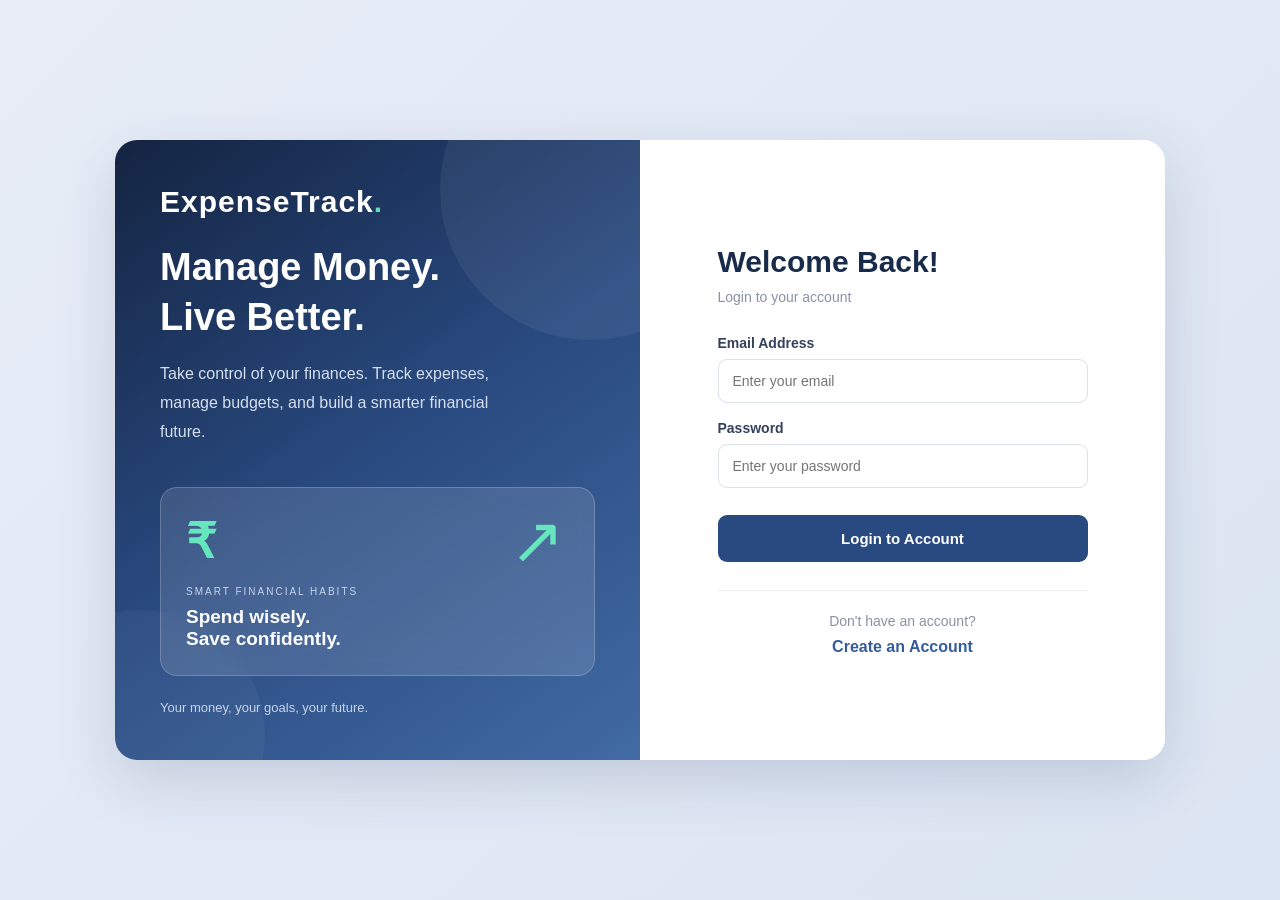
<file: ExpenseTrackerAPI/wwwroot/login.html>
﻿
<!DOCTYPE html>
<html lang="en">
<head>
    <meta charset="UTF-8">
    <meta name="viewport" content="width=device-width, initial-scale=1.0">

    <title>ExpenseTrack - Login</title>

    <link rel="stylesheet" href="login.css">
</head>

<body>

    <div class="page-container">

        <div class="login-card">

            <!-- LEFT SIDE: WELCOME DESIGN -->

            <div class="welcome-section">

                <h1>ExpenseTrack<span>.</span></h1>

                <div class="welcome-content">

                    <h2>
                        Manage Money.<br>
                        Live Better.
                    </h2>

                    <p>
                        Take control of your finances.
                        Track expenses, manage budgets,
                        and build a smarter financial future.
                    </p>

                    <!-- FINANCE ILLUSTRATION -->

                    <div class="illustration">

                        <div class="money-icon">₹</div>

                        <div class="growth-icon">↗</div>

                        <div class="illustration-text">

                            <span>SMART FINANCIAL HABITS</span>

                            <h3>
                                Spend wisely.<br>
                                Save confidently.
                            </h3>

                        </div>

                    </div>

                </div>

                <p class="footer-text">
                    Your money, your goals, your future.
                </p>

            </div>


            <!-- RIGHT SIDE: LOGIN AND REGISTER -->

            <div class="login-section">


                <!-- LOGIN FORM -->

                <div class="login-box" id="loginBox">

                    <h2>Welcome Back!</h2>

                    <p class="subtitle">
                        Login to your account
                    </p>

                    <form id="loginForm">

                        <label for="email">
                            Email Address
                        </label>

                        <input type="email"
                               id="email"
                               placeholder="Enter your email"
                               required>

                        <label for="password">
                            Password
                        </label>

                        <input type="password"
                               id="password"
                               placeholder="Enter your password"
                               required>

                        <button type="submit"
                                id="loginBtn">
                            Login to Account
                        </button>

                    </form>

                    <p id="message"></p>

                    <div class="register-option">

                        <p>Don't have an account?</p>

                        <a href="#" id="showRegister">
                            Create an Account
                        </a>

                    </div>

                </div>


                <!-- REGISTRATION FORM -->

                <div class="register-box"
                     id="registerBox"
                     style="display: none;">

                    <h2>Create Account</h2>

                    <p class="subtitle">
                        Join ExpenseTrack today!
                    </p>

                    <form id="registerForm">

                        <label for="registerName">
                            Full Name
                        </label>

                        <input type="text"
                               id="registerName"
                               placeholder="Enter your full name"
                               required>

                        <label for="registerEmail">
                            Email Address
                        </label>

                        <input type="email"
                               id="registerEmail"
                               placeholder="Enter your email"
                               required>

                        <label for="registerPassword">
                            Password
                        </label>

                        <input type="password"
                               id="registerPassword"
                               placeholder="Create a password"
                               minlength="8"
                               required>

                        <label for="confirmPassword">
                            Confirm Password
                        </label>

                        <input type="password"
                               id="confirmPassword"
                               placeholder="Confirm your password"
                               minlength="8"
                               required>

                        <button type="submit"
                                id="registerBtn">
                            Create Account
                        </button>

                    </form>

                    <p id="registerMessage"></p>

                    <div class="register-option">

                        <p>Already have an account?</p>

                        <a href="#" id="showLogin">
                            Login Here
                        </a>

                    </div>

                </div>

            </div>

        </div>

    </div>


    <!-- JAVASCRIPT -->

    <script src="login.js"></script>

</body>
</html>
</file>
<file: ExpenseTrackerAPI/wwwroot/login.css>
﻿
* {
    margin: 0;
    padding: 0;
    box-sizing: border-box;
    font-family: 'Segoe UI', sans-serif;
}

body {
    min-height: 100vh;
    background: linear-gradient(135deg, #e8edf7, #dce5f3);
}

/* PAGE CENTERING */

.page-container {
    min-height: 100vh;
    display: flex;
    justify-content: center;
    align-items: center;
    padding: 30px;
}

/* MAIN LOGIN CARD */

.login-card {
    width: 100%;
    max-width: 1050px;
    min-height: 620px;
    display: flex;
    background: white;
    border-radius: 22px;
    overflow: hidden;
    box-shadow: 0 20px 60px rgba(30, 50, 90, 0.16);
}

/* LEFT WELCOME SECTION */

.welcome-section {
    width: 50%;
    padding: 45px;
    color: white;
    background: linear-gradient(145deg, #142442, #294a80, #426aa3);
    display: flex;
    flex-direction: column;
    justify-content: space-between;
    position: relative;
    overflow: hidden;
}

    .welcome-section::before {
        content: "";
        position: absolute;
        width: 300px;
        height: 300px;
        border-radius: 50%;
        background: rgba(255,255,255,0.06);
        top: -100px;
        right: -100px;
    }

    .welcome-section::after {
        content: "";
        position: absolute;
        width: 250px;
        height: 250px;
        border-radius: 50%;
        background: rgba(255,255,255,0.04);
        bottom: -100px;
        left: -100px;
    }

    .welcome-section h1 {
        font-size: 30px;
        letter-spacing: 1px;
        position: relative;
        z-index: 1;
    }

        .welcome-section h1 span {
            color: #5de0b7;
        }

.welcome-content {
    position: relative;
    z-index: 1;
}

    .welcome-content h2 {
        font-size: 38px;
        line-height: 1.3;
    }

    .welcome-content > p {
        color: #d5dfef;
        line-height: 1.8;
        margin-top: 18px;
        max-width: 370px;
    }

/* FINANCE ILLUSTRATION */

.illustration {
    margin-top: 40px;
    min-height: 175px;
    border-radius: 17px;
    padding: 25px;
    background: rgba(255,255,255,0.12);
    border: 1px solid rgba(255,255,255,0.2);
    backdrop-filter: blur(10px);
    position: relative;
}

.money-icon {
    font-size: 48px;
    font-weight: bold;
    color: #65e6bd;
}

.growth-icon {
    position: absolute;
    right: 30px;
    top: 15px;
    font-size: 65px;
    color: #65e6bd;
}

.illustration-text {
    margin-top: 12px;
}

    .illustration-text span {
        font-size: 10px;
        letter-spacing: 2px;
        color: #c6d5eb;
    }

    .illustration-text h3 {
        margin-top: 7px;
        font-size: 19px;
    }

.footer-text {
    color: #c6d5eb;
    font-size: 13px;
    position: relative;
    z-index: 1;
}

/* RIGHT LOGIN SECTION */

.login-section {
    width: 50%;
    display: flex;
    justify-content: center;
    align-items: center;
    padding: 40px 45px;
    background: #ffffff;
}

/* LOGIN AND REGISTER BOX */

.login-box,
.register-box {
    width: 100%;
    max-width: 370px;
    animation: fadeIn 0.35s ease;
}

    .login-box h2,
    .register-box h2 {
        font-size: 30px;
        color: #192b4a;
    }

.subtitle {
    color: #8992a4;
    margin-top: 10px;
    margin-bottom: 30px;
    font-size: 14px;
}

/* INPUT FIELDS */

.login-box label,
.register-box label {
    display: block;
    margin: 17px 0 8px;
    font-size: 14px;
    font-weight: 600;
    color: #34415b;
}

.login-box input,
.register-box input {
    width: 100%;
    padding: 13px 14px;
    border: 1px solid #dce1eb;
    border-radius: 9px;
    outline: none;
    font-size: 14px;
    background: #ffffff;
    transition: 0.3s;
}

    .login-box input:focus,
    .register-box input:focus {
        border-color: #426aa3;
        box-shadow: 0 0 0 3px rgba(66,106,163,0.1);
    }

/* BUTTONS */

.login-box button,
.register-box button {
    width: 100%;
    padding: 15px;
    margin-top: 27px;
    border: none;
    border-radius: 9px;
    background: #294a80;
    color: white;
    font-size: 15px;
    font-weight: 600;
    cursor: pointer;
    transition: 0.3s;
}

    .login-box button:hover,
    .register-box button:hover {
        background: #19345f;
        transform: translateY(-2px);
    }

    .login-box button:disabled,
    .register-box button:disabled {
        opacity: 0.7;
        cursor: not-allowed;
        transform: none;
    }

/* REGISTER / LOGIN LINKS */

.register-option {
    margin-top: 28px;
    padding-top: 22px;
    border-top: 1px solid #edf0f5;
    text-align: center;
}

    .register-option p {
        color: #8992a4;
        font-size: 14px;
    }

    .register-option a {
        display: inline-block;
        margin-top: 9px;
        color: #345c9e;
        font-weight: 600;
        text-decoration: none;
        cursor: pointer;
    }

        .register-option a:hover {
            text-decoration: underline;
        }

/* MESSAGES */

#message,
#registerMessage {
    margin-top: 13px;
    font-size: 13px;
    text-align: center;
    line-height: 1.5;
}

/* FORM SWITCH ANIMATION */

@keyframes fadeIn {
    from {
        opacity: 0;
        transform: translateY(10px);
    }

    to {
        opacity: 1;
        transform: translateY(0);
    }
}

/* RESPONSIVE DESIGN */

@media (max-width: 750px) {

    .page-container {
        padding: 18px;
    }

    .login-card {
        flex-direction: column;
        max-width: 480px;
    }

    .welcome-section,
    .login-section {
        width: 100%;
    }

    .welcome-section {
        padding: 30px;
        min-height: 350px;
    }

    .welcome-content h2 {
        font-size: 30px;
    }

    .illustration {
        margin-top: 25px;
    }

    .login-section {
        padding: 35px 25px;
    }
}

@media (max-width: 400px) {

    .welcome-section {
        padding: 25px;
    }

    .welcome-content h2 {
        font-size: 26px;
    }

    .login-section {
        padding: 30px 20px;
    }
}
</file>
